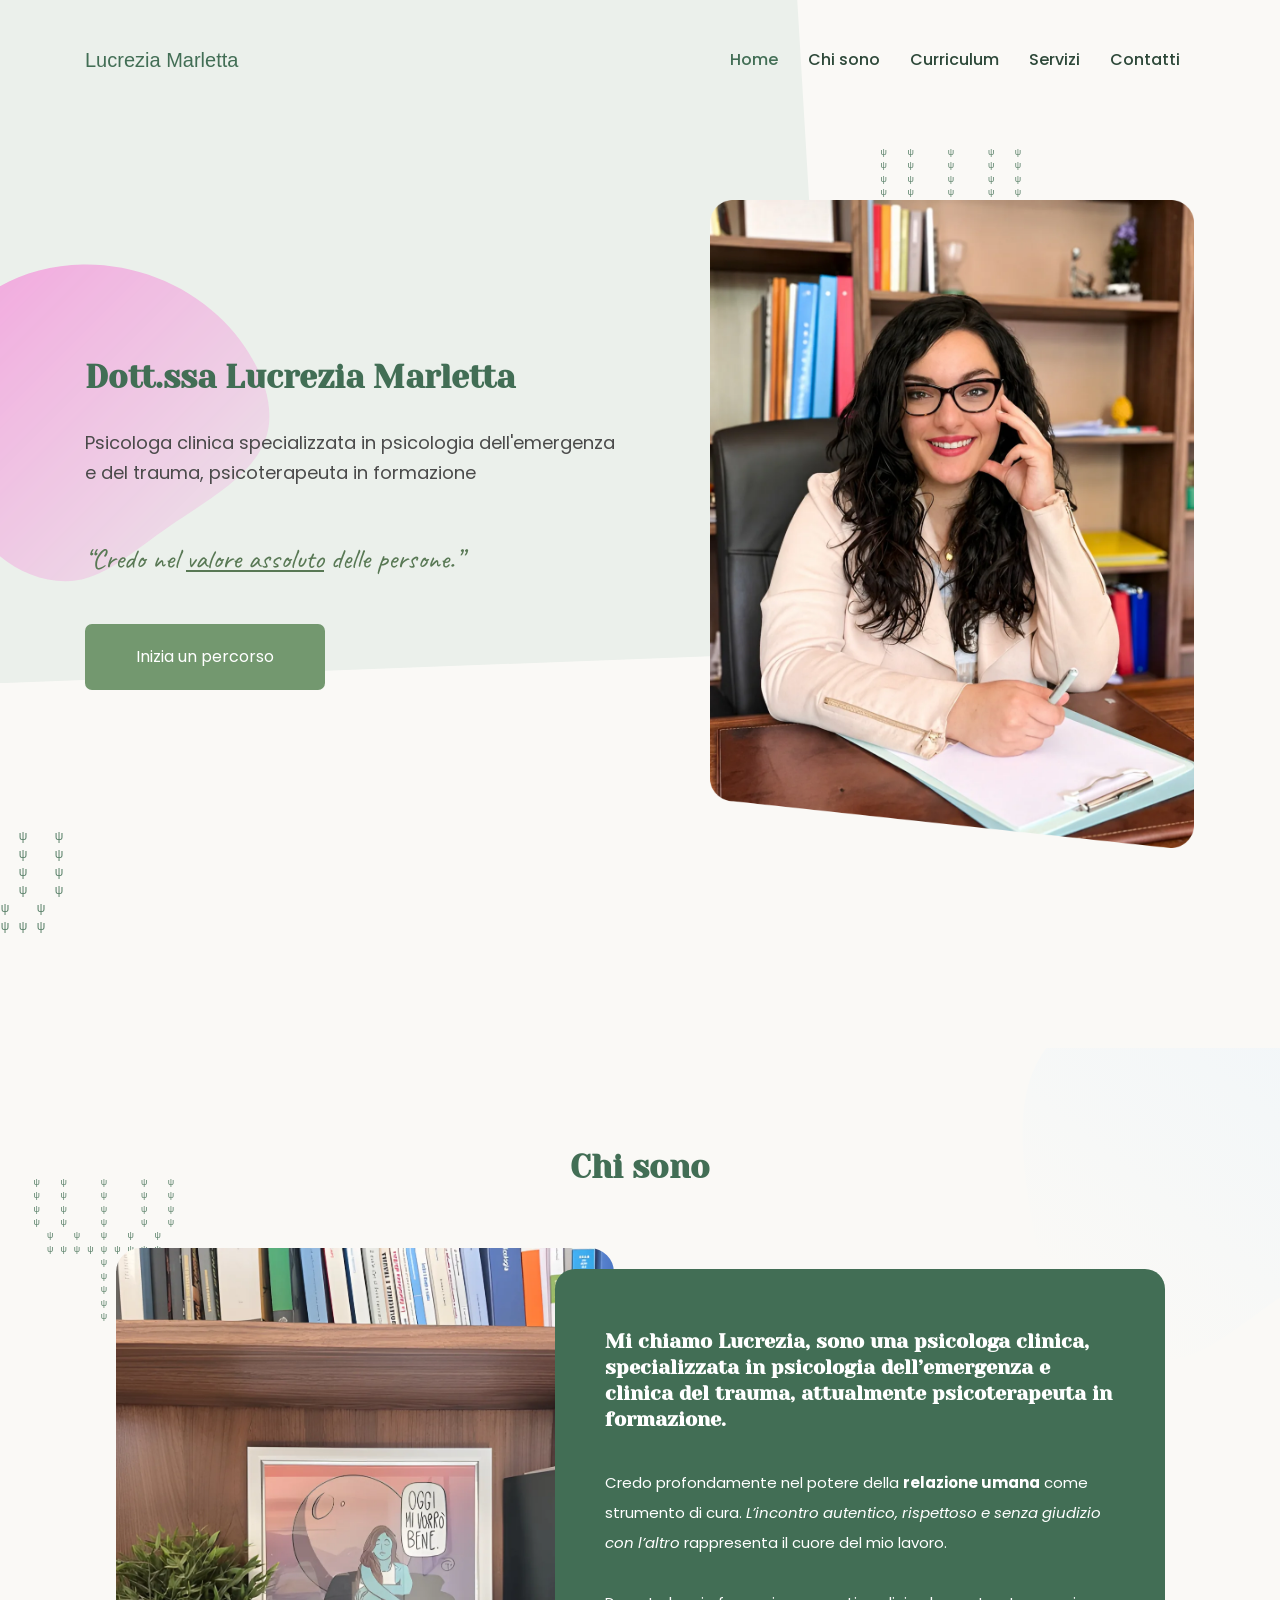
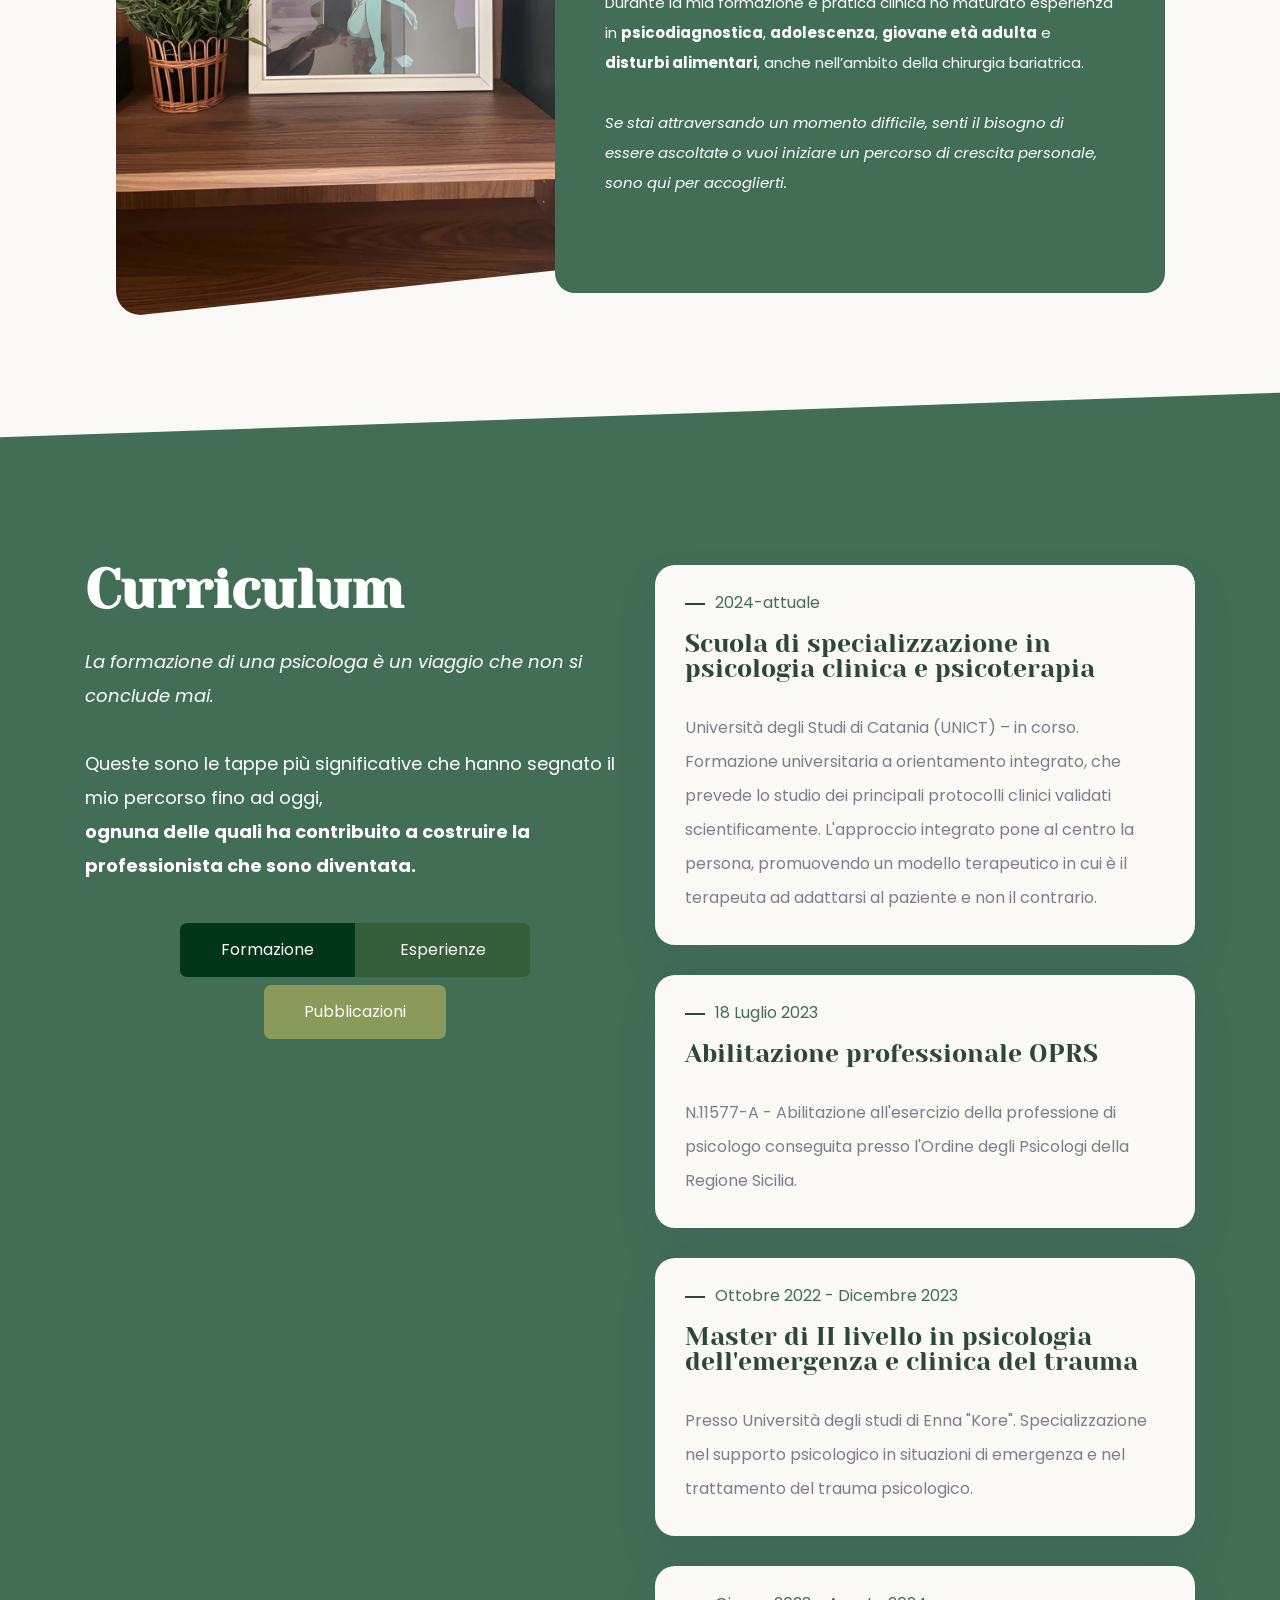
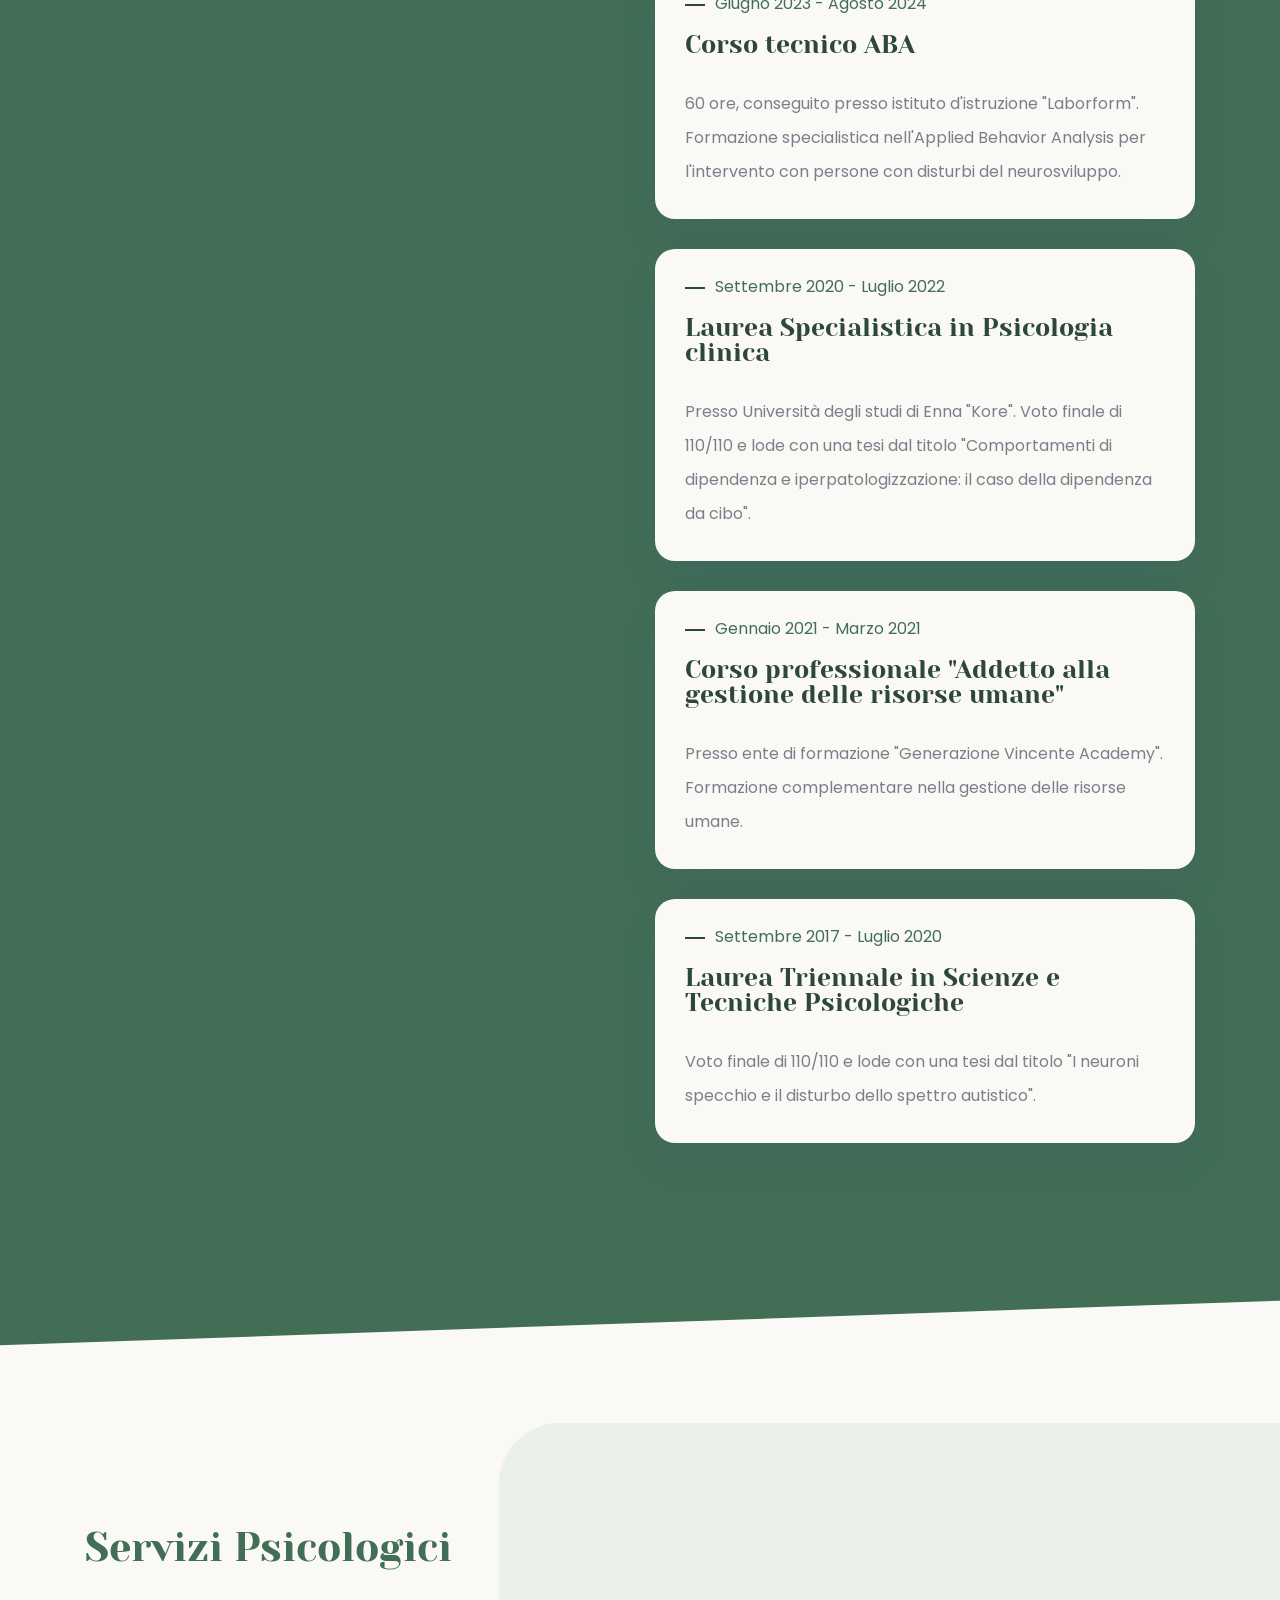
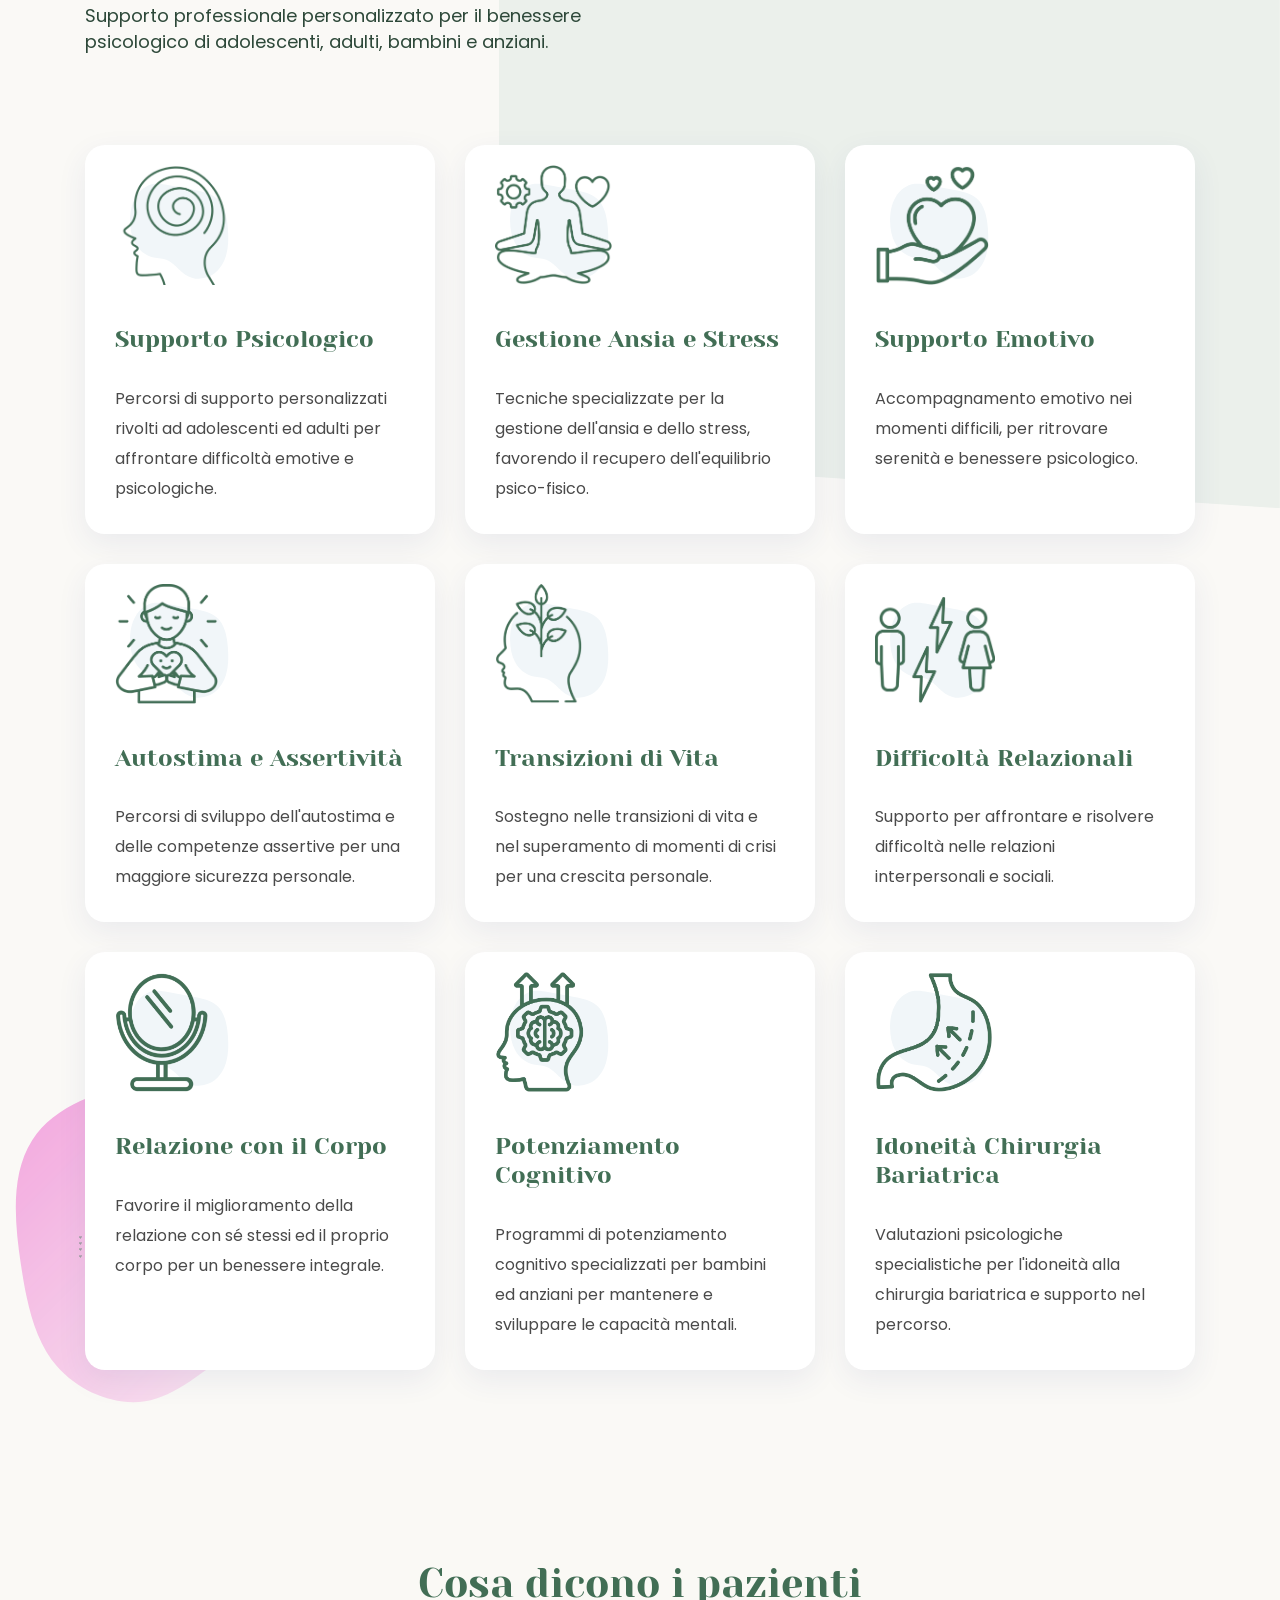
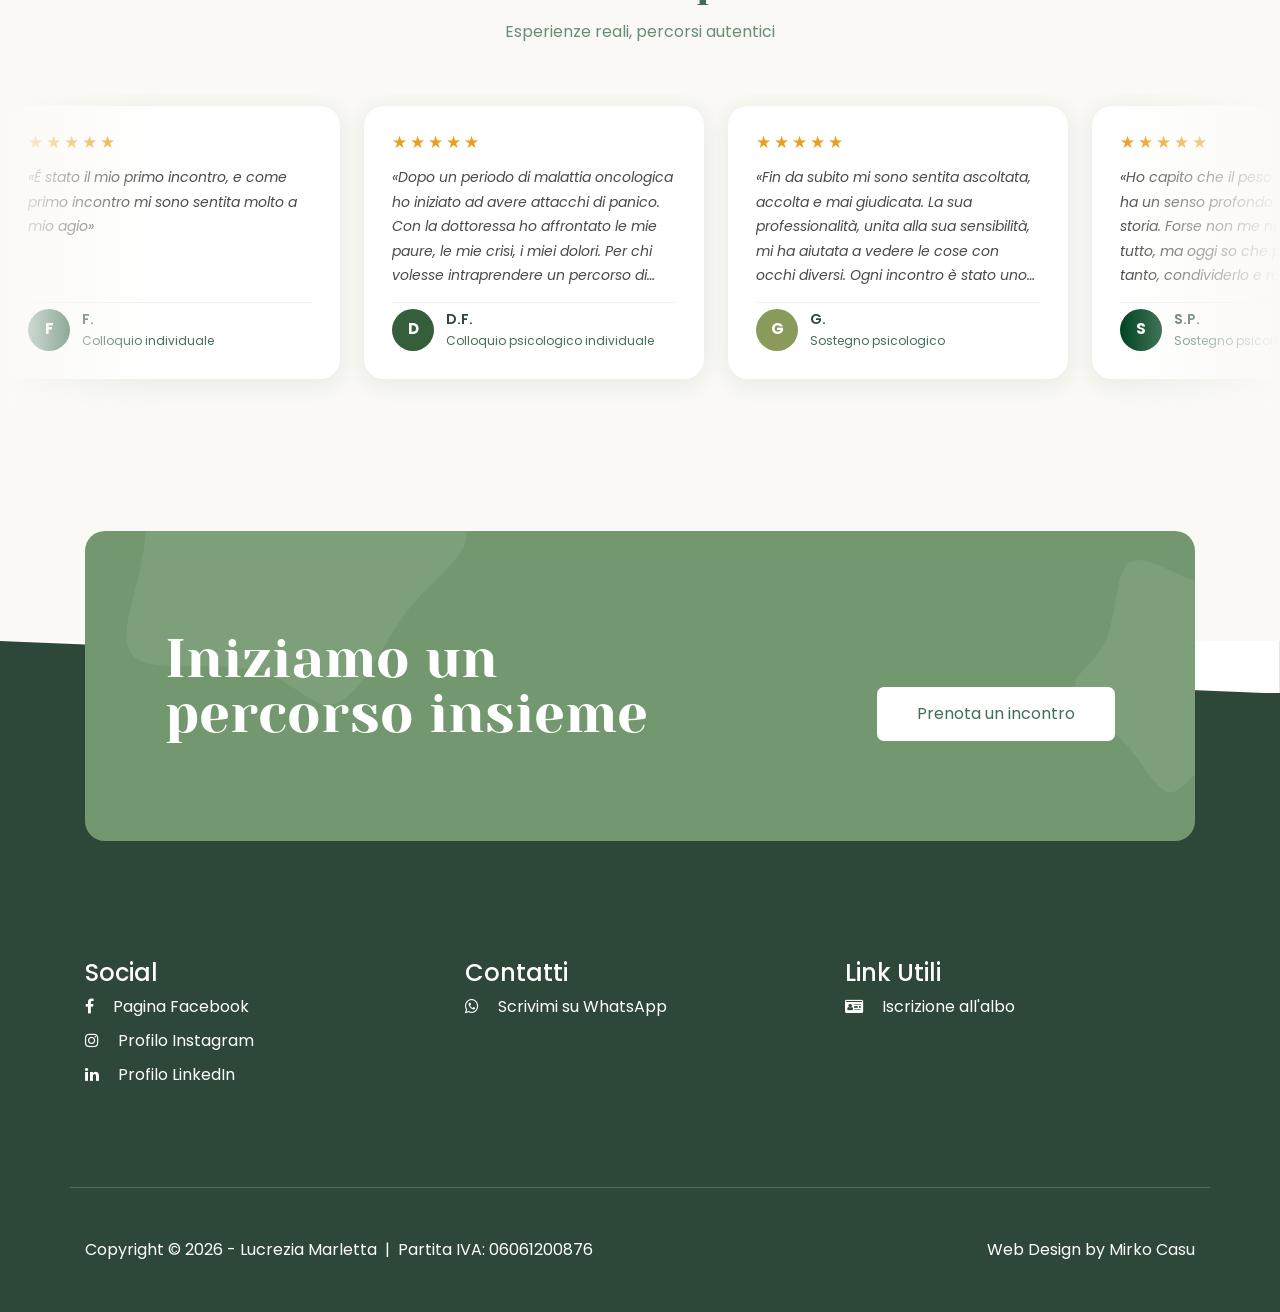
<file: index.html>
<!DOCTYPE html>
<html lang="it">
	<head>
	  <meta charset="utf-8" />
	  <title>Dott.ssa Lucrezia Marletta – Psicologa</title>
	  <meta name="description" content="Sito ufficiale della Dott.ssa Lucrezia Marletta, psicologa e psicoterapeuta in formazione specializzata in ..." />
	  <meta name="keywords" content="psicologa, psicologa Catania, psicologo Catania, psicologa Sicilia, psicologo Sicilia, Lucrezia Marletta, Catania, sostegno psicologico" />
	  <meta name="robots" content="index, follow" />
	  <meta name="google-site-verification" content="r5yPcg0-fP_EFGQesltPUrvTs8IuaxaHMZWon-MJJ18" />
	
	  <!-- Open Graph per anteprime social -->
	  <meta property="og:title" content="Dott.ssa Lucrezia Marletta – Psicologa a Catania" />
	  <meta property="og:description" content="Sostegno psicologico individuale e consulenza professionale a Catania e online." />
	  <meta property="og:image" content="https://lucreziamarletta-psicologa.github.io/images/logo-min.webp" />
	  <meta property="og:url" content="https://lucreziamarletta-psicologa.github.io/" />
	  <meta property="og:type" content="website" />
	  <meta property="og:image:alt" content="Foto della Dott.ssa Lucrezia Marletta" />
	  <!-- Twitter Card -->
	  <meta name="twitter:card" content="summary_large_image" />
	
	  <!-- mobile responsive meta -->
	  <meta name="viewport" content="width=device-width, initial-scale=1, maximum-scale=1" />

	  <!-- Font Awesome -->
	  <link rel="stylesheet" href="vendor/font-awesome/css/font-awesome.min.css" />
	  <link rel="preconnect" href="https://fonts.googleapis.com" />
	  <link rel="preconnect" href="https://fonts.gstatic.com" crossorigin />
	  <link href="https://fonts.googleapis.com/css2?family=Caveat:wght@400..700&family=Playpen+Sans+Thai:wght@100..800&display=swap" rel="stylesheet" />
	  <!-- Bootstrap -->
	  <link rel="stylesheet" href="vendor/bootstrap/bootstrap.min.css" />
	  <link rel="stylesheet" href="vendor/magnafic-popup/magnific-popup.css" />
	  <!-- Stylesheets -->
	  <link href="css/style.css" rel="stylesheet" />
	
	  <!-- Favicon -->
	  <link rel="shortcut icon" href="images/favicon.png" type="image/x-icon" />
	  <link rel="icon" href="images/favicon.png" type="image/x-icon" />
	</head>
  <body data-spy="scroll">



<!-- Preloader Start -->
<!-- <div class="preloader-wrap">
	<div class="inner"></div>
	<div class="percentage" id="precent"></div>
</div> -->
<!-- Preloader End -->

<!--  <nav class="navbar navbar-expand-lg fixed-top">
    <div class="container">
        <a href="index.html" class="navbar-brand">
            Lucrezia Marletta
        </a>
        <button type="button" class="navbar-toggler collapsed" data-toggle="collapse" data-target="#navbarCollapse">
            <span class="navbar-toggler-icon"></span>
            <span class="navbar-toggler-icon"></span>
            <span class="navbar-toggler-icon"></span>
        </button>
    
        <div class="collapse navbar-collapse justify-content-end ml-auto" id="navbarCollapse">
            <ul class="nav navbar-nav main-navigation">
                <li class="nav-item active">
                  <a href="#home" class="nav-link scroll">Home</a>
                </li>
                <li class="nav-item">
                  <a href="#about" class="nav-link scroll">Chi sono</a>
                </li>
                <li class="nav-item">
                    <a href="#resume" class="nav-link scroll">Curriculum</a>
                </li>
                <li class="nav-item">
                    <a href="#service" class="nav-link scroll">Servizi</a>
                </li>
                <li class="nav-item">
                    <a href="#contact" class="nav-link scroll">Contatti</a>
                </li>
            </ul>
        </div>
    </div>
</nav> -->

<nav class="navbar navbar-expand-lg fixed-top">
    <div class="container">
        <a href="index.html" class="navbar-brand">
            Lucrezia Marletta
        </a>
        <button type="button" class="navbar-toggler collapsed" data-toggle="collapse" data-target="#navbarCollapse">
            <span class="navbar-toggler-icon"></span>
            <span class="navbar-toggler-icon"></span>
            <span class="navbar-toggler-icon"></span>
        </button>
    
        <div class="collapse navbar-collapse" id="navbarCollapse">
            <ul class="nav navbar-nav main-navigation ml-auto">
                <li class="nav-item active">
                  <a href="#home" class="nav-link scroll">Home</a>
                </li>
                <li class="nav-item">
                  <a href="#about" class="nav-link scroll">Chi sono</a>
                </li>
                <li class="nav-item">
                    <a href="#resume" class="nav-link scroll">Curriculum</a>
                </li>
                <li class="nav-item">
                    <a href="#service" class="nav-link scroll">Servizi</a>
                </li>
                <li class="nav-item">
                    <a href="#contact" class="nav-link scroll">Contatti</a>
                </li>
            </ul>
        </div>
    </div>
</nav>

<section class="hero" id="home">
    <div class="hero_background-svg">
        <svg viewBox="0 0 1437 1180">
            <path fill="#f1f6f9" d="M0 0h1377l60 1010a120 120 0 01-120 120L0 1180z" data-name="Path 1350"/>
        </svg>
    </div>
    <div class="hero_footer-svg">
        <img src="images/hero/figure-svg.svg" alt="">
    </div>
    <div class="container">
        <div class="row align-items-center">
            <div class="col-lg-6">
                <div class="hero_content">
                    <div class="hero_blob">
                        <svg viewBox="0 0 550 550">
                            <defs>
                              <linearGradient id="a" x1=".069" x2=".753" y1=".116" y2=".858" gradientUnits="objectBoundingBox">
                                <stop offset="0" stop-color="#fff"/>
                                <stop offset="1" stop-color="#fff" stop-opacity=".012"/>
                              </linearGradient>
                            </defs>
                            <g data-name="blob-shape (3)">
                              <path class="blob" fill="url(#a)" d="M455.4 151.1c43.1 36.7 73.4 92.8 60.8 136.3-12.7 43.5-68.1 74.4-111.3 119.4-43.1 45-74 104.1-109.8 109-35.9 5-76.7-44.2-111.8-89.2-35.2-45-64.7-85.8-70.8-132.6-6-46.8 11.6-99.6 46.7-136.3 35.2-36.6 88-57.2 142.4-58.8 54.5-1.7 110.6 15.6 153.8 52.2z"/>
                            </g>
                        </svg>
                    </div>
                    <h1>Dott.ssa Lucrezia Marletta</h1>
                    <p>Psicologa clinica specializzata in psicologia dell'emergenza e del trauma, psicoterapeuta in formazione</p>
                    <span>“Credo nel <u>valore assoluto</u> delle persone.”</span><br>
                    <a href="https://forms.cloud.microsoft/r/5JstH4E6y8">Inizia un percorso</a>
                </div>
            </div>
            <div class="col-lg-6">
                <div class="hero_figure">
                    <div class="figure-svg">
                        <img src="images/hero/figure-svg.svg" alt="figure-svg">
                    </div>
                    <img class="hero_mask_svg" src="images/hero/2960351.webp" alt="hero-image">
                </div>
            </div>
        </div>
    </div>
</section>

<section class="section about" id="about">
    <div class="container">
        <div class="row text-center">
            <div class="col-lg-6 offset-lg-3">
                <div class="about_header">
                    <h1>Chi sono</h1>
                </div>
            </div>
        </div>
        <div class="row">
            <div class="col-lg-12">
                <div class="about_content">
                    <div class="about_content-thumb">
                        <div class="about-svg">
                            <img src="images/hero/figure-svg.svg" alt="figure-svg">
                        </div>
                        <div class="about_content-thumb-image">
                            <img class="about_mask_svg" src="images/about/about-img.webp" alt="about-img">
                        </div>
                    </div>
                    <div class="about_content-inner">
                        <div class="about_content-inner-blob">
                            <!-- <img src="images/about/about-content-svg.svg" alt="about-svg"> -->
                            <svg xmlns="http://www.w3.org/2000/svg" xmlns:xlink="http://www.w3.org/1999/xlink" viewBox="0 0 600 600">
                                <defs>
                                  <linearGradient id="c" x1="0.929" y1="0.111" x2="0.263" y2="0.935" gradientUnits="objectBoundingBox">
                                    <stop offset="0" stop-color="#f1f6f9"/>
                                    <stop offset="1" stop-color="#f1f6f9" stop-opacity="0"/>
                                  </linearGradient>
                                </defs>
                                <g data-name="blob-shape (3)">
                                    <path class="blob" fill="url(#c)" d="M455.4 151.1c43.1 36.7 73.4 92.8 60.8 136.3-12.7 43.5-68.1 74.4-111.3 119.4-43.1 45-74 104.1-109.8 109-35.9 5-76.7-44.2-111.8-89.2-35.2-45-64.7-85.8-70.8-132.6-6-46.8 11.6-99.6 46.7-136.3 35.2-36.6 88-57.2 142.4-58.8 54.5-1.7 110.6 15.6 153.8 52.2z"/>
                                </g>
                            </svg>
                        </div>
                        <h3>Mi chiamo Lucrezia, sono una psicologa clinica, specializzata in psicologia dell’emergenza e clinica del trauma, attualmente psicoterapeuta in formazione.</h3>
                        <p>
                        Credo profondamente nel potere della <strong>relazione umana</strong> come strumento di cura. <em>L’incontro autentico, rispettoso e senza giudizio con l’altro</em> rappresenta il cuore del mio lavoro.<br><br>
                        Durante la mia formazione e pratica clinica ho maturato esperienza in <strong>psicodiagnostica</strong>, <strong>adolescenza</strong>, <strong>giovane età adulta</strong> e <strong>disturbi alimentari</strong>, anche nell’ambito della chirurgia bariatrica.<br><br>
                        <em>Se stai attraversando un momento difficile, senti il bisogno di essere ascoltatə o vuoi iniziare un percorso di crescita personale, sono qui per accoglierti.</em>
                        </p>
                    </div>
                </div>
            </div>
        </div>
    </div>
</section>

<!-- <section class="section portfolio" id="portfolio">
    <div class="container">
        <div class="row text-center">
            <div class="col-lg-6 offset-lg-3">
                <div class="portfolio__header">
                    <span>My Portfolio</span>
                    <h1>Check Some of Our Recent Work.</h1>
                </div>
            </div>
        </div>
        <div class="row">
            <div class="col-lg-12">
                <div class="portfolio__element">
                    <div class="portfolio__element_left">
                        <div class="portfolio__element_left-item">
                            <div class="portfolio__element_left-item-thumb">
                                <img src="images/portfolio/portfolio-1.webp" alt="portfolio-1">
                            </div>
                            <div class="portfolio__element_left-item-content">
                                <span>Working area</span>
                                <h3><a href="case-details.html">Basketball Game Approach to Creating Modern Designs.</a></h3>
                                <a class="see-more-btn" href="case-details.html">See details</a>
                            </div>
                        </div>
                        <div class="portfolio__element_left-item">
                            <div class="portfolio__element_left-item-thumb">
                                <img src="images/portfolio/portfolio-3.webp" alt="portfolio-3">
                            </div>
                            <div class="portfolio__element_left-item-content">
                                <span>Working area</span>
                                <h3><a href="case-details.html">Basketball Game Approach to Creating Modern Designs.</a></h3>
                                <a class="see-more-btn" href="case-details.html">See details</a>
                            </div>
                        </div>
                    </div>
                    <div class="portfolio__element_right">
                        <div class="portfolio__element_right-item">
                            <div class="portfolio__element_right-item-thumb">
                                <img src="images/portfolio/portfolio-2.webp" alt="portfolio-2">
                            </div>
                            <div class="portfolio__element_right-item-content">
                                <span>Working area</span>
                                <h3><a href="case-details.html">Basketball Game Approach to Creating Modern Designs.</a></h3>
                                <a class="see-more-btn" href="case-details.html">See details</a>
                            </div>
                        </div>
                        <div class="portfolio__element_right-item">
                            <div class="portfolio__element_right-item-thumb">
                                <img src="images/portfolio/portfolio-4.webp" alt="portfolio-4">
                            </div>
                            <div class="portfolio__element_right-item-content">
                                <span>Working area</span>
                                <h3><a href="case-details.html">Basketball Game Approach to Creating Modern Designs.</a></h3>
                                <a class="see-more-btn" href="case-details.html">See details</a>
                            </div>
                        </div>
                    </div>
                </div>
            </div>
        </div>
    </div>
</section> -->

<section class="section resume" id="resume">
    <div class="resume__background"></div>
    <div class="container">
        <div class="row">
            <div class="col-lg-6">
                <div class="resume__heading">
                    <h1>Curriculum</h1>
                    <p>
                    <em>La formazione di una psicologa è un viaggio che non si conclude mai.</em><br><br>
                    Queste sono le tappe più significative che hanno segnato il mio percorso fino ad oggi,<br>
                    <strong>ognuna delle quali ha contribuito a costruire la professionista che sono diventata.</strong>
                    </p>
                    <ul class="nav nav-tabs">
                        <li><a href="#education" class="active" data-toggle="tab">Formazione</a></li>
                        <li><a href="#experience" data-toggle="tab">Esperienze</a></li>
                        <li><a href="#publications" data-toggle="tab">Pubblicazioni</a></li>
                        </ul>
                    </div>
                </div>
            <div class="col-lg-6">
                <div class="tab-content ">
                    <div class="resume__education tab-pane active" id="education">
                        <div class="resume__education_item">
                            <span>2024-attuale</span>
                            <h4>Scuola di specializzazione in psicologia clinica e psicoterapia</h4>
                            <p>Università degli Studi di Catania (UNICT) – in corso. Formazione universitaria a orientamento integrato, che prevede lo studio dei principali protocolli clinici validati scientificamente. L'approccio integrato pone al centro la persona, promuovendo un modello terapeutico in cui è il terapeuta ad adattarsi al paziente e non il contrario.</p>
                        </div>
                        <div class="resume__education_item">
                            <span>18 Luglio 2023</span>
                            <h4>Abilitazione professionale OPRS</h4>
                            <p>N.11577-A - Abilitazione all'esercizio della professione di psicologo conseguita presso l'Ordine degli Psicologi della Regione Sicilia.</p>
                        </div>
                        <div class="resume__education_item">
                            <span>Ottobre 2022 - Dicembre 2023</span>
                            <h4>Master di II livello in psicologia dell'emergenza e clinica del trauma</h4>
                            <p>Presso Università degli studi di Enna "Kore". Specializzazione nel supporto psicologico in situazioni di emergenza e nel trattamento del trauma psicologico.</p>
                        </div>
                        <div class="resume__education_item">
                            <span>Giugno 2023 - Agosto 2024</span>
                            <h4>Corso tecnico ABA</h4>
                            <p>60 ore, conseguito presso istituto d'istruzione "Laborform". Formazione specialistica nell'Applied Behavior Analysis per l'intervento con persone con disturbi del neurosviluppo.</p>
                        </div>
                        <div class="resume__education_item">
                            <span>Settembre 2020 - Luglio 2022</span>
                            <h4>Laurea Specialistica in Psicologia clinica</h4>
                            <p>Presso Università degli studi di Enna "Kore". Voto finale di 110/110 e lode con una tesi dal titolo "Comportamenti di dipendenza e iperpatologizzazione: il caso della dipendenza da cibo".</p>
                        </div>
                        <div class="resume__education_item">
                            <span>Gennaio 2021 - Marzo 2021</span>
                            <h4>Corso professionale "Addetto alla gestione delle risorse umane"</h4>
                            <p>Presso ente di formazione "Generazione Vincente Academy". Formazione complementare nella gestione delle risorse umane.</p>
                        </div>
                        <div class="resume__education_item">
                            <span>Settembre 2017 - Luglio 2020</span>
                            <h4>Laurea Triennale in Scienze e Tecniche Psicologiche</h4>
                            <p>Voto finale di 110/110 e lode con una tesi dal titolo "I neuroni specchio e il disturbo dello spettro autistico".</p>
                        </div>
                    </div>
                    <div class="resume__education tab-pane" id="experience">
                        <div class="resume__education_item">
                            <span>Maggio 2025 - Ottobre 2025</span>
                            <h4>Progetto Unist-Health PRO-BEN</h4>
                            <p>Progetto finanziato dal MIUR, DD n.1159 del 25/07/2023. Indagine sul benessere psicologico di studenti e studentesse presso Università degli studi di Catania, in collaborazione con le Università di Bologna, Firenze e Chieti-Pescara.</p>
                        </div>
                        <div class="resume__education_item">
                            <span>2024-oggi</span>
                            <h4>Libera Professionista</h4>
                            <p>Supporto psicologico ad adolescenti e adulti e potenziamento cognitivo a bambini con bisogni educativi speciali.</p>
                        </div>
                        <div class="resume__education_item">
                            <span>Giugno 2025</span>
                            <h4>Formatrice</h4>
                            <p>Formazione ai docenti di scuola primaria in materia di inclusione.</p>
                        </div>
                        <div class="resume__education_item">
                            <span>2025</span>
                            <h4>Percorsi di Mentoring e Orientamento</h4>
                            <p>Percorsi di mentoring e orientamento presso scuole secondarie di II grado.</p>
                        </div>
                        <div class="resume__education_item">
                            <span>2022-2025</span>
                            <h4>Assistente all'autonomia e alla comunicazione</h4>
                            <p>Abilitazione, riabilitazione e sostegno in favore di studenti disabili.</p>
                        </div>
                        <div class="resume__education_item">
                            <span>Marzo 2025</span>
                            <h4>Progetto "Specchio delle mie brame. Immagine corporea e disturbi alimentari"</h4>
                            <p>Progetto di sensibilizzazione sui disturbi dell'alimentazione e della nutrizione presso scuole secondarie di II grado.</p>
                        </div>
                        <div class="resume__education_item">
                            <span>Aprile 2024</span>
                            <h4>Progetto "Attiva-Mente: la Neuropsicologia Clinica al servizio dei cittadini"</h4>
                            <p>Progetto di screening neuropsicologico utile a valutare in maniera precoce i primi sintomi di deterioramento cognitivo nella popolazione volontaria.</p>
                        </div>
                        <div class="resume__education_item">
                            <span>Ottobre e Novembre 2024</span>
                            <h4>Formatrice presso Servizio Civile Universale</h4>
                            <p>Formazione ai ragazzi volontari di servizio civile universale in materia di psicologia.</p>
                        </div>
                        <div class="resume__education_item">
                            <span>Giugno 2023 - Settembre 2023</span>
                            <h4>Tirocinio presso "Centro Clinico Psiché" - Servizio di pronto soccorso psicologico</h4>
                            <p>Il centro si occupa di sostenere colloqui di supporto psicologico in situazioni di emergenza. Il mio ruolo era quello di assistere gli psicologi e gli psicoterapeuti nel corso dei colloqui e quello di procedere con la raccolta dati, prevista dal centro, a scopi di ricerca.</p>
                        </div>
                        <div class="resume__education_item">
                            <span>Agosto 2022 - Agosto 2023</span>
                            <h4>Servizio Civile Universale</h4>
                            <p>Presso ente di formazione "Project-Form", con progetto dal titolo "Apriamo il futuro", in favore di minori con disagio socioeconomico.</p>
                        </div>
                        <div class="resume__education_item">
                            <span>Ottobre 2022 - Giugno 2023</span>
                            <h4>Tirocinio Post-Lauream presso comunità minorile "Airone Onlus"</h4>
                            <p>Il mio ruolo era quello di somministrazione test, gestione del primo colloquio, partecipazione a riunione d'equipe e di supervisione.</p>
                        </div>
                        <div class="resume__education_item">
                            <span>2017-2022</span>
                            <h4>Tirocini curriculari previsti dai corsi di laurea</h4>
                            <p>Scuola di specializzazione "Performat", Catania; comunità alloggio "Nema Onlus", Gravina di Catania (CT); ambulatorio di psicodiagnostica dell'Azienda Ospedaliera Universitaria Policlinico di Catania.</p>
                        </div>
                    </div>
                    <div class="resume__education tab-pane" id="publications">
                        <div class="resume__education_item">
                            <span>2024</span>
                            <h4>Bidirectional relationships between eating disorders and type 1 and 2 diabetes: a scoping review</h4>
                            <p>Bottari, A., La Giglia, F., Magrì, R., Marletta, L., Prezzavento, C. (2024). <em>Psychology International</em>, 6, 685–694. DOI: <a href="https://doi.org/10.3390/psycholint6030042" target="_blank" rel="noopener noreferrer">10.3390/psycholint6030042</a></p>
                        </div>
                        <div class="resume__education_item">
                            <span>2026</span>
                            <h4>Digital technologies and artificial intelligence in eating disorders: A scoping review of prevention, screening, and treatment approaches</h4>
                            <p>Casu, M., Marletta, L., Ragaglia, C. V., Caponnetto, P., &amp; Battiato, S. (2026). <em>Computers in Human Behavior Reports</em>, 21, 100963. DOI: <a href="https://doi.org/10.1016/j.chbr.2026.100963" target="_blank" rel="noopener noreferrer">https://doi.org/10.1016/j.chbr.2026.100963</a></p>
                        </div>
                    </div>
                </div>
            </div>
        </div>
    </div>
</section>

<section class="section service" id="service">
    <div class="service__background">
        <svg viewBox="0 0 1283 1126">
            <path fill="#EBF0EB" d="M100 0h1183v1126l-1183-80A100 100 0 010 946V100A100 100 0 01100 0z" data-name="Path 1369"/>
        </svg>
    </div>
    <div class="service__background_shape">
        <div class="hero_blob">
            <svg viewBox="0 0 550 550">
                <defs>
                  <linearGradient id="a" x1=".069" x2=".753" y1=".116" y2=".858" gradientUnits="objectBoundingBox">
                    <stop offset="0" stop-color="#fff"/>
                    <stop offset="1" stop-color="#fff" stop-opacity=".012"/>
                  </linearGradient>
                </defs>
                <g data-name="blob-shape (3)">
                  <path class="blob" fill="url(#a)" d="M455.4 151.1c43.1 36.7 73.4 92.8 60.8 136.3-12.7 43.5-68.1 74.4-111.3 119.4-43.1 45-74 104.1-109.8 109-35.9 5-76.7-44.2-111.8-89.2-35.2-45-64.7-85.8-70.8-132.6-6-46.8 11.6-99.6 46.7-136.3 35.2-36.6 88-57.2 142.4-58.8 54.5-1.7 110.6 15.6 153.8 52.2z"/>
                </g>
            </svg>
        </div>
    </div>

    <div class="service__background_pattern" style="transform: scale(0.5); transform-origin: left top;">
        <img src="images/service/background-pattern.svg" alt="background-pattern">
    </div>

    <div class="container">
        <div class="row">
            <div class="col-lg-6 col-md-12 col-sm-12">
                <div class="service__header">
                    <h1>Servizi Psicologici</h1>
                    <p>Supporto professionale personalizzato per il benessere psicologico di adolescenti, adulti, bambini e anziani.</p>
                </div>
            </div>
        </div>
        <div class="row">
            <div class="col-12">
                <div class="service__slider">
                    <div class="service__slider_item">
                        <div class="service__slider_item-icon">
                            <div class="icon-background">
                                <svg xmlns="http://www.w3.org/2000/svg" width="122.457" height="109.702" viewBox="0 0 122.457 109.702">
                                    <path fill="#f1f6f9" d="M49.855527 9.984102c-4.337424-.815024-8.766002-1.633779-13.152776-1.113889-8.196034.975107-15.344329 6.696991-19.41555 13.879649s-5.363288 15.655094-5.187042 23.907191c.156996 7.385448 1.479849 14.875357 4.972905 21.38465s9.337384 11.961229 16.458344 13.922244c4.833752 1.331211 10.056683 1.044827 14.74081 2.829827 7.560693 2.881382 12.209757 10.489626 19.01235 14.870016a25.650039 25.650039 0 0024.16316 1.698928c8.342551-3.846451 14.03857-12.107291 16.641338-20.918947s2.471077-18.187687 1.756125-27.346305c-.843101-10.912846-3.01686-22.783019-11.354287-29.869462-6.037066-5.130853-14.208558-6.772976-21.995428-8.235353z" data-name="Path 1354"/>
                                </svg>
                            </div>
                            <div class="icon">
                                <img src="images/service/supportopsicologico.webp" alt="supporto-psicologico">
                            </div>
                        </div>
                        <h4>Supporto Psicologico</h4>
                        <p>Percorsi di supporto personalizzati rivolti ad adolescenti ed adulti per affrontare difficoltà emotive e psicologiche.</p>
                    </div>
                    <div class="service__slider_item">
                        <div class="service__slider_item-icon">
                            <div class="icon-background">
                                <svg xmlns="http://www.w3.org/2000/svg" width="122.457" height="109.702" viewBox="0 0 122.457 109.702">
                                    <path fill="#f1f6f9" d="M49.855527 9.984102c-4.337424-.815024-8.766002-1.633779-13.152776-1.113889-8.196034.975107-15.344329 6.696991-19.41555 13.879649s-5.363288 15.655094-5.187042 23.907191c.156996 7.385448 1.479849 14.875357 4.972905 21.38465s9.337384 11.961229 16.458344 13.922244c4.833752 1.331211 10.056683 1.044827 14.74081 2.829827 7.560693 2.881382 12.209757 10.489626 19.01235 14.870016a25.650039 25.650039 0 0024.16316 1.698928c8.342551-3.846451 14.03857-12.107291 16.641338-20.918947s2.471077-18.187687 1.756125-27.346305c-.843101-10.912846-3.01686-22.783019-11.354287-29.869462-6.037066-5.130853-14.208558-6.772976-21.995428-8.235353z" data-name="Path 1354"/>
                                </svg>
                            </div>
                            <div class="icon">
                                <img src="images/service/ansiaestress.webp" alt="ansia-stress">
                            </div>
                        </div>
                        <h4>Gestione Ansia e Stress</h4>
                        <p>Tecniche specializzate per la gestione dell'ansia e dello stress, favorendo il recupero dell'equilibrio psico-fisico.</p>
                    </div>
                    <div class="service__slider_item">
                        <div class="service__slider_item-icon">
                            <div class="icon-background">
                                <svg xmlns="http://www.w3.org/2000/svg" width="122.457" height="109.702" viewBox="0 0 122.457 109.702">
                                    <path fill="#f1f6f9" d="M49.855527 9.984102c-4.337424-.815024-8.766002-1.633779-13.152776-1.113889-8.196034.975107-15.344329 6.696991-19.41555 13.879649s-5.363288 15.655094-5.187042 23.907191c.156996 7.385448 1.479849 14.875357 4.972905 21.38465s9.337384 11.961229 16.458344 13.922244c4.833752 1.331211 10.056683 1.044827 14.74081 2.829827 7.560693 2.881382 12.209757 10.489626 19.01235 14.870016a25.650039 25.650039 0 0024.16316 1.698928c8.342551-3.846451 14.03857-12.107291 16.641338-20.918947s2.471077-18.187687 1.756125-27.346305c-.843101-10.912846-3.01686-22.783019-11.354287-29.869462-6.037066-5.130853-14.208558-6.772976-21.995428-8.235353z" data-name="Path 1354"/>
                                </svg>
                            </div>
                            <div class="icon">
                                <img src="images/service/supportoemotivo.webp" alt="supporto-emotivo">
                            </div>
                        </div>
                        <h4>Supporto Emotivo</h4>
                        <p>Accompagnamento emotivo nei momenti difficili, per ritrovare serenità e benessere psicologico.</p>
                    </div>
                    <div class="service__slider_item">
                        <div class="service__slider_item-icon">
                            <div class="icon-background">
                                <svg xmlns="http://www.w3.org/2000/svg" width="122.457" height="109.702" viewBox="0 0 122.457 109.702">
                                    <path fill="#f1f6f9" d="M49.855527 9.984102c-4.337424-.815024-8.766002-1.633779-13.152776-1.113889-8.196034.975107-15.344329 6.696991-19.41555 13.879649s-5.363288 15.655094-5.187042 23.907191c.156996 7.385448 1.479849 14.875357 4.972905 21.38465s9.337384 11.961229 16.458344 13.922244c4.833752 1.331211 10.056683 1.044827 14.74081 2.829827 7.560693 2.881382 12.209757 10.489626 19.01235 14.870016a25.650039 25.650039 0 0024.16316 1.698928c8.342551-3.846451 14.03857-12.107291 16.641338-20.918947s2.471077-18.187687 1.756125-27.346305c-.843101-10.912846-3.01686-22.783019-11.354287-29.869462-6.037066-5.130853-14.208558-6.772976-21.995428-8.235353z" data-name="Path 1354"/>
                                </svg>
                            </div>
                            <div class="icon">
                                <img src="images/service/autostima.webp" alt="autostima">
                            </div>
                        </div>
                        <h4>Autostima e Assertività</h4>
                        <p>Percorsi di sviluppo dell'autostima e delle competenze assertive per una maggiore sicurezza personale.</p>
                    </div>
                    <div class="service__slider_item">
                        <div class="service__slider_item-icon">
                            <div class="icon-background">
                                <svg xmlns="http://www.w3.org/2000/svg" width="122.457" height="109.702" viewBox="0 0 122.457 109.702">
                                    <path fill="#f1f6f9" d="M49.855527 9.984102c-4.337424-.815024-8.766002-1.633779-13.152776-1.113889-8.196034.975107-15.344329 6.696991-19.41555 13.879649s-5.363288 15.655094-5.187042 23.907191c.156996 7.385448 1.479849 14.875357 4.972905 21.38465s9.337384 11.961229 16.458344 13.922244c4.833752 1.331211 10.056683 1.044827 14.74081 2.829827 7.560693 2.881382 12.209757 10.489626 19.01235 14.870016a25.650039 25.650039 0 0024.16316 1.698928c8.342551-3.846451 14.03857-12.107291 16.641338-20.918947s2.471077-18.187687 1.756125-27.346305c-.843101-10.912846-3.01686-22.783019-11.354287-29.869462-6.037066-5.130853-14.208558-6.772976-21.995428-8.235353z" data-name="Path 1354"/>
                                </svg>
                            </div>
                            <div class="icon">
                                <img src="images/service/transizioni.webp" alt="transizioni">
                            </div>
                        </div>
                        <h4>Transizioni di Vita</h4>
                        <p>Sostegno nelle transizioni di vita e nel superamento di momenti di crisi per una crescita personale.</p>
                    </div>
                    <div class="service__slider_item">
                        <div class="service__slider_item-icon">
                            <div class="icon-background">
                                <svg xmlns="http://www.w3.org/2000/svg" width="122.457" height="109.702" viewBox="0 0 122.457 109.702">
                                    <path fill="#f1f6f9" d="M49.855527 9.984102c-4.337424-.815024-8.766002-1.633779-13.152776-1.113889-8.196034.975107-15.344329 6.696991-19.41555 13.879649s-5.363288 15.655094-5.187042 23.907191c.156996 7.385448 1.479849 14.875357 4.972905 21.38465s9.337384 11.961229 16.458344 13.922244c4.833752 1.331211 10.056683 1.044827 14.74081 2.829827 7.560693 2.881382 12.209757 10.489626 19.01235 14.870016a25.650039 25.650039 0 0024.16316 1.698928c8.342551-3.846451 14.03857-12.107291 16.641338-20.918947s2.471077-18.187687 1.756125-27.346305c-.843101-10.912846-3.01686-22.783019-11.354287-29.869462-6.037066-5.130853-14.208558-6.772976-21.995428-8.235353z" data-name="Path 1354"/>
                                </svg>
                            </div>
                            <div class="icon">
                                <img src="images/service/difficoltarelazionali.webp" alt="relazioni">
                            </div>
                        </div>
                        <h4>Difficoltà Relazionali</h4>
                        <p>Supporto per affrontare e risolvere difficoltà nelle relazioni interpersonali e sociali.</p>
                    </div>
                    <div class="service__slider_item">
                        <div class="service__slider_item-icon">
                            <div class="icon-background">
                                <svg xmlns="http://www.w3.org/2000/svg" width="122.457" height="109.702" viewBox="0 0 122.457 109.702">
                                    <path fill="#f1f6f9" d="M49.855527 9.984102c-4.337424-.815024-8.766002-1.633779-13.152776-1.113889-8.196034.975107-15.344329 6.696991-19.41555 13.879649s-5.363288 15.655094-5.187042 23.907191c.156996 7.385448 1.479849 14.875357 4.972905 21.38465s9.337384 11.961229 16.458344 13.922244c4.833752 1.331211 10.056683 1.044827 14.74081 2.829827 7.560693 2.881382 12.209757 10.489626 19.01235 14.870016a25.650039 25.650039 0 0024.16316 1.698928c8.342551-3.846451 14.03857-12.107291 16.641338-20.918947s2.471077-18.187687 1.756125-27.346305c-.843101-10.912846-3.01686-22.783019-11.354287-29.869462-6.037066-5.130853-14.208558-6.772976-21.995428-8.235353z" data-name="Path 1354"/>
                                </svg>
                            </div>
                            <div class="icon">
                                <img src="images/service/relazionecorpo.webp" alt="corpo">
                            </div>
                        </div>
                        <h4>Relazione con il Corpo</h4>
                        <p>Favorire il miglioramento della relazione con sé stessi ed il proprio corpo per un benessere integrale.</p>
                    </div>
                    <div class="service__slider_item">
                        <div class="service__slider_item-icon">
                            <div class="icon-background">
                                <svg xmlns="http://www.w3.org/2000/svg" width="122.457" height="109.702" viewBox="0 0 122.457 109.702">
                                    <path fill="#f1f6f9" d="M49.855527 9.984102c-4.337424-.815024-8.766002-1.633779-13.152776-1.113889-8.196034.975107-15.344329 6.696991-19.41555 13.879649s-5.363288 15.655094-5.187042 23.907191c.156996 7.385448 1.479849 14.875357 4.972905 21.38465s9.337384 11.961229 16.458344 13.922244c4.833752 1.331211 10.056683 1.044827 14.74081 2.829827 7.560693 2.881382 12.209757 10.489626 19.01235 14.870016a25.650039 25.650039 0 0024.16316 1.698928c8.342551-3.846451 14.03857-12.107291 16.641338-20.918947s2.471077-18.187687 1.756125-27.346305c-.843101-10.912846-3.01686-22.783019-11.354287-29.869462-6.037066-5.130853-14.208558-6.772976-21.995428-8.235353z" data-name="Path 1354"/>
                                </svg>
                            </div>
                            <div class="icon">
                                <img src="images/service/potcognitivo.webp" alt="cognitivo">
                            </div>
                        </div>
                        <h4>Potenziamento Cognitivo</h4>
                        <p>Programmi di potenziamento cognitivo specializzati per bambini ed anziani per mantenere e sviluppare le capacità mentali.</p>
                    </div>
                    <div class="service__slider_item">
                        <div class="service__slider_item-icon">
                            <div class="icon-background">
                                <svg xmlns="http://www.w3.org/2000/svg" width="122.457" height="109.702" viewBox="0 0 122.457 109.702">
                                    <path fill="#f1f6f9" d="M49.855527 9.984102c-4.337424-.815024-8.766002-1.633779-13.152776-1.113889-8.196034.975107-15.344329 6.696991-19.41555 13.879649s-5.363288 15.655094-5.187042 23.907191c.156996 7.385448 1.479849 14.875357 4.972905 21.38465s9.337384 11.961229 16.458344 13.922244c4.833752 1.331211 10.056683 1.044827 14.74081 2.829827 7.560693 2.881382 12.209757 10.489626 19.01235 14.870016a25.650039 25.650039 0 0024.16316 1.698928c8.342551-3.846451 14.03857-12.107291 16.641338-20.918947s2.471077-18.187687 1.756125-27.346305c-.843101-10.912846-3.01686-22.783019-11.354287-29.869462-6.037066-5.130853-14.208558-6.772976-21.995428-8.235353z" data-name="Path 1354"/>
                                </svg>
                            </div>
                            <div class="icon">
                                <img src="images/service/chirurgiabariatrica.webp" alt="bariatrica">
                            </div>
                        </div>
                        <h4>Idoneità Chirurgia Bariatrica</h4>
                        <p>Valutazioni psicologiche specialistiche per l'idoneità alla chirurgia bariatrica e supporto nel percorso.</p>
                    </div>
                </div>
            </div>
        </div>
    </div>
</section>

<!-- <section class="section skill">
    <div class="skill__background_shape">
        <svg xmlns="http://www.w3.org/2000/svg" xmlns:xlink="http://www.w3.org/1999/xlink"viewBox="0 0 600 600">
            <defs>
              <linearGradient id="d" x1="0.929" y1="0.111" x2="0.263" y2="0.935" gradientUnits="objectBoundingBox">
                <stop offset="0" stop-color="#f1f6f9"/>
                <stop offset="1" stop-color="#f1f6f9" stop-opacity="0"/>
              </linearGradient>
            </defs>
            <g data-name="blob-shape (3)">
                <path class="blob" fill="url(#d)" d="M455.4 151.1c43.1 36.7 73.4 92.8 60.8 136.3-12.7 43.5-68.1 74.4-111.3 119.4-43.1 45-74 104.1-109.8 109-35.9 5-76.7-44.2-111.8-89.2-35.2-45-64.7-85.8-70.8-132.6-6-46.8 11.6-99.6 46.7-136.3 35.2-36.6 88-57.2 142.4-58.8 54.5-1.7 110.6 15.6 153.8 52.2z"/>
            </g>
        </svg>
    </div>
    <div class="skill__background_pattern">
        <img src="images/service/background-pattern.svg" alt="background-shape">
    </div>
    <div class="container">
        <div class="row align-items-center">
            <div class="col-lg-6">
                <div class="skill__thumb">
                    <div class="skill__thumb_pattern">
                        <img src="images/hero/figure-svg.svg" alt="figure-svg">
                    </div>
                    <div class="skill__thumb_image">
                        <img class="skill_mask_svg" src="images/skill/skill_image.webp" alt="skill-img">
                    </div>
                </div>
            </div>
            <div class="col-lg-6">
                <div class="skill__progress">
                    <div class="skill__progress_heading">
                        <span>My Skills</span>
                        <h1>Why hire me for your next project?</h1>
                        <p>My goal is to build a strong supportive professional network among all freelancers and 
                            startups in order to improve their performance.</p>
                    </div>
                    <div class="skill__progress_item">
                        <h6>HTML</h6>
                        <div class="progress-value"><span>75</span>%</div>
                        <div class="progress">
                          <div class="progress-bar" style="width:75%;" aria-valuemin="0" aria-valuemax="75"></div>
                        </div>
                    </div>
                    <div class="skill__progress_item">
                        <h6>CSS</h6>
                        <div class="progress-value"><span>60</span>%</div>
                        <div class="progress">
                          <div class="progress-bar" style="width:60%;" aria-valuemin="0" aria-valuemax="60"></div>
                        </div>
                    </div>
                    <div class="skill__progress_item">
                        <h6>Javascript</h6>
                        <div class="progress-value"><span>85</span>%</div>
                        <div class="progress">
                          <div class="progress-bar" style="width:85%;" aria-valuemin="0" aria-valuemax="85"></div>
                        </div>
                    </div>
                </div>
            </div>
        </div>
    </div>
</section>

<section class="section testimonial">
    <div class="testimonial__background_shape">
        <svg viewBox="0 0 1920 79">
            <path d="M0 0h1920v79L0 0z" data-name="Path 1450" />
        </svg>
    </div>
    <div class="container">
        <div class="row text-center">
            <div class="col-lg-6 offset-lg-3">
                <div class="testimonial__header">
                    <span>Testimonial</span>
                    <h1>What People are Say About Me?</h1>
                </div>
            </div>
        </div>
        <div class="row">
            <div class="col-lg-12">
                <div class="testimonial__slider">
                    <div class="testimonial__slider_item">
                        <ul class="testimonial__slider_item-rating">
                            <li><i class="fa fa-star"></i></li>
                            <li><i class="fa fa-star"></i></li>
                            <li><i class="fa fa-star"></i></li>
                            <li><i class="fa fa-star"></i></li>
                            <li><i class="fa fa-star"></i></li>
                        </ul>
                        <p class="testimonial__slider_item-content">Takimata sanctus est lorem ipsum dolor sit amet lorem ipsum dolor sit amet consetur sad
                            ipscing elitr sed diam nonumy eirmod tempor invidunt labore dolore magna.
                        </p>
                        <p class="testimonial__slider_item-author"><span>Ryan Cook</span> | Jan 20, 2020</p>
                    </div>
                    <div class="testimonial__slider_item">
                        <ul class="testimonial__slider_item-rating">
                            <li><i class="fa fa-star"></i></li>
                            <li><i class="fa fa-star"></i></li>
                            <li><i class="fa fa-star"></i></li>
                            <li><i class="fa fa-star"></i></li>
                            <li><i class="fa fa-star"></i></li>
                        </ul>
                        <p class="testimonial__slider_item-content">Takimata sanctus est lorem ipsum dolor sit amet lorem ipsum dolor sit amet consetur sad
                            ipscing elitr sed diam nonumy eirmod tempor invidunt labore dolore magna.
                        </p>
                        <p class="testimonial__slider_item-author"><span>Ryan Cook</span> | Jan 20, 2020</p>
                    </div>
                    <div class="testimonial__slider_item">
                        <ul class="testimonial__slider_item-rating">
                            <li><i class="fa fa-star"></i></li>
                            <li><i class="fa fa-star"></i></li>
                            <li><i class="fa fa-star"></i></li>
                            <li><i class="fa fa-star"></i></li>
                            <li><i class="fa fa-star"></i></li>
                        </ul>
                        <p class="testimonial__slider_item-content">Takimata sanctus est lorem ipsum dolor sit amet lorem ipsum dolor sit amet consetur sad
                            ipscing elitr sed diam nonumy eirmod tempor invidunt labore dolore magna.
                        </p>
                        <p class="testimonial__slider_item-author"><span>Ryan Cook</span> | Jan 20, 2020</p>
                    </div>
                </div>
            </div>
        </div>
    </div>
</section>

<section class="section blog" id="blog">
    <div class="blog__shape">
        <img src="images/blog/blog-shape.svg" alt="blog shape">
    </div>
    <div class="container">
        <div class="row mb-5">
            <div class="col-lg-6">
                <div class="blog__header">
                    <span>Blog</span>
                    <h1>Recent Article</h1>
                    <p>Enjoy team diversity and increase their networks among others people in various fields by
                        provided.</p>
                </div>
            </div>
            <div class="col-lg-6">
                <div class="blog__header_button desktop">
                    <a href="blog.html">See all post</a>
                </div>
            </div>
        </div>

        <div class="row">
            <div class="col-lg-4">
                <div class="blog__item">
                    <div class="blog__item-thumb">
                        <img src="images/blog/blog-1.webp" alt="blog-1">
                    </div>
                    <div class="blog__item-content">
                        <span>Jan 20, 2020</span>
                        <a href="single-blog.html">World’s most famous app developers and designers.</a>
                    </div>
                </div>
            </div>
            <div class="col-lg-4">
                <div class="blog__item">
                    <div class="blog__item-thumb">
                        <img src="images/blog/blog-2.webp" alt="blog-2">
                    </div>
                    <div class="blog__item-content">
                        <span>Jan 20, 2020</span>
                        <a href="single-blog.html">World’s most famous app developers and designers.</a>
                    </div>
                </div>
            </div>
            <div class="col-lg-4">
                <div class="blog__item">
                    <div class="blog__item-thumb">
                        <img src="images/blog/blog-3.webp" alt="blog-3">
                    </div>
                    <div class="blog__item-content">
                        <span>Jan 20, 2020</span>
                        <a href="single-blog.html">World’s most famous app developers and designers.</a>
                    </div>
                </div>
            </div>
        </div>
        <div class="row">
            <div class="col-lg-12">
                <div class="blog__header_button mobile">
                    <a href="blog.html">See all post</a>
                </div>
            </div>
        </div>
    </div>
</section> -->

<section class="section reviews-section">
    <div class="container">
        <div class="row">
            <div class="col-12 text-center">
                <h2 class="reviews-section__title">Cosa dicono i pazienti</h2>
                <p class="reviews-section__subtitle">Esperienze reali, percorsi autentici</p>
            </div>
        </div>
    </div>
    <div class="reviews-marquee">
        <div class="reviews-track" id="reviewsTrack">

            <div class="reviews-card">
                <div class="reviews-card__stars">★★★★★</div>
                <p class="reviews-card__quote">«É stato il mio primo incontro, e come primo incontro mi sono sentita molto a mio agio»</p>
                <div class="reviews-card__author">
                    <div class="reviews-card__avatar reviews-card__avatar--1">F</div>
                    <div class="reviews-card__info">
                        <strong>F.</strong>
                        <span>Colloquio individuale</span>
                    </div>
                </div>
            </div>

            <div class="reviews-card">
                <div class="reviews-card__stars">★★★★★</div>
                <p class="reviews-card__quote">«Dopo un periodo di malattia oncologica ho iniziato ad avere attacchi di panico. Con la dottoressa ho affrontato le mie paure, le mie crisi, i miei dolori. Per chi volesse intraprendere un percorso di terapia consiglio profondamente la Dottoressa Lucrezia»</p>
                <div class="reviews-card__author">
                    <div class="reviews-card__avatar reviews-card__avatar--2">D</div>
                    <div class="reviews-card__info">
                        <strong>D.F.</strong>
                        <span>Colloquio psicologico individuale</span>
                    </div>
                </div>
            </div>

            <div class="reviews-card">
                <div class="reviews-card__stars">★★★★★</div>
                <p class="reviews-card__quote">«Fin da subito mi sono sentita ascoltata, accolta e mai giudicata. La sua professionalità, unita alla sua sensibilità, mi ha aiutata a vedere le cose con occhi diversi. Ogni incontro è stato uno spazio sicuro. Consiglio il suo supporto a chiunque»</p>
                <div class="reviews-card__author">
                    <div class="reviews-card__avatar reviews-card__avatar--3">G</div>
                    <div class="reviews-card__info">
                        <strong>G.</strong>
                        <span>Sostegno psicologico</span>
                    </div>
                </div>
            </div>

            <div class="reviews-card">
                <div class="reviews-card__stars">★★★★★</div>
                <p class="reviews-card__quote">«Ho capito che il peso che porto con me ha un senso profondo e parla della mia storia. Forse non me ne separerò mai del tutto, ma oggi so che posso posarlo ogni tanto, condividerlo e renderlo più leggero»</p>
                <div class="reviews-card__author">
                    <div class="reviews-card__avatar reviews-card__avatar--1">S</div>
                    <div class="reviews-card__info">
                        <strong>S.P.</strong>
                        <span>Sostegno psicologico</span>
                    </div>
                </div>
            </div>

            <div class="reviews-card">
                <div class="reviews-card__stars">★★★★★</div>
                <p class="reviews-card__quote">«Ho avuto un'esperienza molto positiva. Fin dal primo incontro mi sono sentita ascoltata, compresa e mai giudicata. Grazie al suo supporto sono riuscita a vedere molte situazioni con maggiore chiarezza e serenità»</p>
                <div class="reviews-card__author">
                    <div class="reviews-card__avatar reviews-card__avatar--2">L</div>
                    <div class="reviews-card__info">
                        <strong>L.G.M.</strong>
                        <span>Appuntamento verificato</span>
                    </div>
                </div>
            </div>

            <div class="reviews-card">
                <div class="reviews-card__stars">★★★★★</div>
                <p class="reviews-card__quote">«Dottoressa giovane, preparata, empatica — mi ha messa subito a mio agio spiegandomi ogni cosa in modo dettagliato»</p>
                <div class="reviews-card__author">
                    <div class="reviews-card__avatar reviews-card__avatar--3">A</div>
                    <div class="reviews-card__info">
                        <strong>A.S.</strong>
                        <span>Consulenza psicologica</span>
                    </div>
                </div>
            </div>

            <div class="reviews-card">
                <div class="reviews-card__stars">★★★★★</div>
                <p class="reviews-card__quote">«Mi sono rivolto alla dottoressa quando la vita mi sembrava svuotata di senso. Sto imparando che posso guardarmi con più gentilezza. Dopo quattro mesi i momenti bui sono meno intensi e più gestibili»</p>
                <div class="reviews-card__author">
                    <div class="reviews-card__avatar reviews-card__avatar--1">P</div>
                    <div class="reviews-card__info">
                        <strong>P.</strong>
                        <span>Colloquio psicologico individuale</span>
                    </div>
                </div>
            </div>

            <div class="reviews-card">
                <div class="reviews-card__stars">★★★★★</div>
                <p class="reviews-card__quote">«La dottoressa è molto chiara e professionale, attenta e simpatica. Mi sono trovata a mio agio e non ho avuto difficoltà a dialogare con lei. La consiglio vivamente sia per professionalità che per disponibilità»</p>
                <div class="reviews-card__author">
                    <div class="reviews-card__avatar reviews-card__avatar--2">L</div>
                    <div class="reviews-card__info">
                        <strong>L.C.</strong>
                        <span>Consulenza psicologica</span>
                    </div>
                </div>
            </div>

            <div class="reviews-card">
                <div class="reviews-card__stars">★★★★★</div>
                <p class="reviews-card__quote">«Professionale, mi sono trovata benissimo — molto molto brava»</p>
                <div class="reviews-card__author">
                    <div class="reviews-card__avatar reviews-card__avatar--3">S</div>
                    <div class="reviews-card__info">
                        <strong>S.C.</strong>
                        <span>Colloquio di coppia</span>
                    </div>
                </div>
            </div>

            <div class="reviews-card">
                <div class="reviews-card__stars">★★★★★</div>
                <p class="reviews-card__quote">«La dottoressa è molto preparata. Felice di aver scelto di farmi aiutare da lei! La consiglio vivamente»</p>
                <div class="reviews-card__author">
                    <div class="reviews-card__avatar reviews-card__avatar--1">E</div>
                    <div class="reviews-card__info">
                        <strong>E.G.</strong>
                        <span>Appuntamento verificato</span>
                    </div>
                </div>
            </div>

        </div>
    </div>
</section>

<section class="contact" id="contact">
    <div class="contact__background_shape">
        <svg viewBox="0 0 1920 79">
            <path d="M0 0h1920v79L0 0z" data-name="Path 1450" />
        </svg>
    </div>
    <div class="container">
        <div class="row">
            <div class="col-lg-12">
                <div class="contact__cta">
                    <div class="shape-1">
                        <svg xmlns="http://www.w3.org/2000/svg" width="357" height="315.029" viewBox="0 0 357 315.029">
                            <path data-name="Path 1449" d="M76.1-157.222C91.746-135.8 87.2-94.273 99.993-61.945c12.7 32.328 42.661 55.459 39.248 73.282-3.318 17.823-40.007 30.337-65.6 43.325-25.5 12.988-39.912 26.545-60.01 42.566-20.1 16.116-46.074 34.6-63.328 27.682-17.349-6.921-25.976-39.153-59.915-59.82s-93.1-29.768-105.325-51.478 22.373-56.028 43.609-93.949c21.331-37.921 29.2-79.35 53.563-96.793 24.459-17.444 65.414-10.9 103.9-6.921 38.396 3.982 74.326 5.404 89.965 26.829z" transform="translate(217.489 188.626)"/>
                        </svg>
                    </div>
                    <div class="shape-2">
                        <svg xmlns="http://www.w3.org/2000/svg" width="357" height="315.029" viewBox="0 0 357 315.029">
                            <path data-name="Path 1449" d="M76.1-157.222C91.746-135.8 87.2-94.273 99.993-61.945c12.7 32.328 42.661 55.459 39.248 73.282-3.318 17.823-40.007 30.337-65.6 43.325-25.5 12.988-39.912 26.545-60.01 42.566-20.1 16.116-46.074 34.6-63.328 27.682-17.349-6.921-25.976-39.153-59.915-59.82s-93.1-29.768-105.325-51.478 22.373-56.028 43.609-93.949c21.331-37.921 29.2-79.35 53.563-96.793 24.459-17.444 65.414-10.9 103.9-6.921 38.396 3.982 74.326 5.404 89.965 26.829z" transform="translate(217.489 188.626)"/>
                        </svg>
                    </div>
                    <div class="contact__cta_content">
                        <h1>Iniziamo un percorso insieme</h1>
                    </div>
                    <div class="contact__cta_action">
                        <a href="https://forms.cloud.microsoft/r/5JstH4E6y8">Prenota un incontro</a>
                    </div>
                </div>
            </div>
        </div>
	<div class="row contact__widget">
	    <div class="col-lg-4">
	        <div class="contact__widget_address">
	            <h3>Social</h3>
	            <ul>
	                <li>
	                    <a href="https://www.facebook.com/invaloreassoluto?mibextid=LQQJ4d&rdid=jMgjVPqtxZqEfIs0&share_url=https%3A%2F%2Fwww.facebook.com%2Fshare%2FSJ7A6eQ2u7ot3pJA%2F%3Fmibextid%3DLQQJ4d" target="_blank" rel="noopener noreferrer">
	                        <i class="fa fa-facebook"></i> Pagina Facebook
	                    </a>
	                </li>
	                <li>
	                    <a href="https://www.instagram.com/in_valoreassoluto" target="_blank" rel="noopener noreferrer">
	                        <i class="fa fa-instagram"></i> Profilo Instagram
	                    </a>
	                </li>
	                <li>
	                    <a href="https://www.linkedin.com/in/lucrezia-marletta-0488b8308" target="_blank" rel="noopener noreferrer">
	                        <i class="fa fa-linkedin"></i> Profilo LinkedIn
	                    </a>
	                </li>
	            </ul>
	        </div>
	    </div>
	<br>
	<div class="col-lg-4">
	    <div class="contact__widget_address">
	        <h3>Contatti</h3>
	        <ul>
	            <li>
	                <a href="https://wa.me/393319369845" target="_blank" rel="noopener noreferrer">
	                    <i class="fa fa-whatsapp" style="color: white;"></i> Scrivimi su WhatsApp
	                </a>
	            </li>
	        </ul>
	    </div>
	</div>
	<br>
	    <div class="col-lg-4">
	        <div class="contact__widget_address">
	            <h3>Link Utili</h3>
	            <ul>
	                <li>
	                    <a href="https://areariservata.psy.it/albo/iscritto/lucrezia_marletta_207921" target="_blank" rel="noopener noreferrer">
	                        <i class="fa fa-id-card"></i> Iscrizione all'albo
	                    </a>
	                </li>
	            </ul>
	        </div>
	    </div>
	</div>
	
	<div class="row contact__footer">
	    <div class="col-lg-12">
	        <div class="contact__footer_copy d-flex justify-content-between align-items-center" style="width: 100%;">
	            <p style="margin: 0;">
	                Copyright &copy; 2026 - Lucrezia Marletta &nbsp;|&nbsp; Partita IVA: 06061200876
	            </p>
	            <p style="margin: 0; text-align: right;">
	                Web Design by
	                <a href="https://mirkocasu.github.io/" target="_blank" rel="noopener noreferrer" class="text-light">Mirko Casu</a>
	            </p>
	        </div>
	    </div>
	</div>
    </div>
</section>

<script src="vendor/jQuery/jquery.min.js"></script>
<script src="vendor/bootstrap/bootstrap.min.js"></script>
<script src="vendor/slick/slick.min.js"></script>
<script src="vendor/waypoint/jquery.waypoints.min.js"></script>
<script src="vendor/magnafic-popup/jquery.magnific-popup.min.js"></script>
<script src="vendor/tweenmax/TweenMax.min.js"></script>
<script src="js/script.js"></script>
</body>
</html>
</file>
